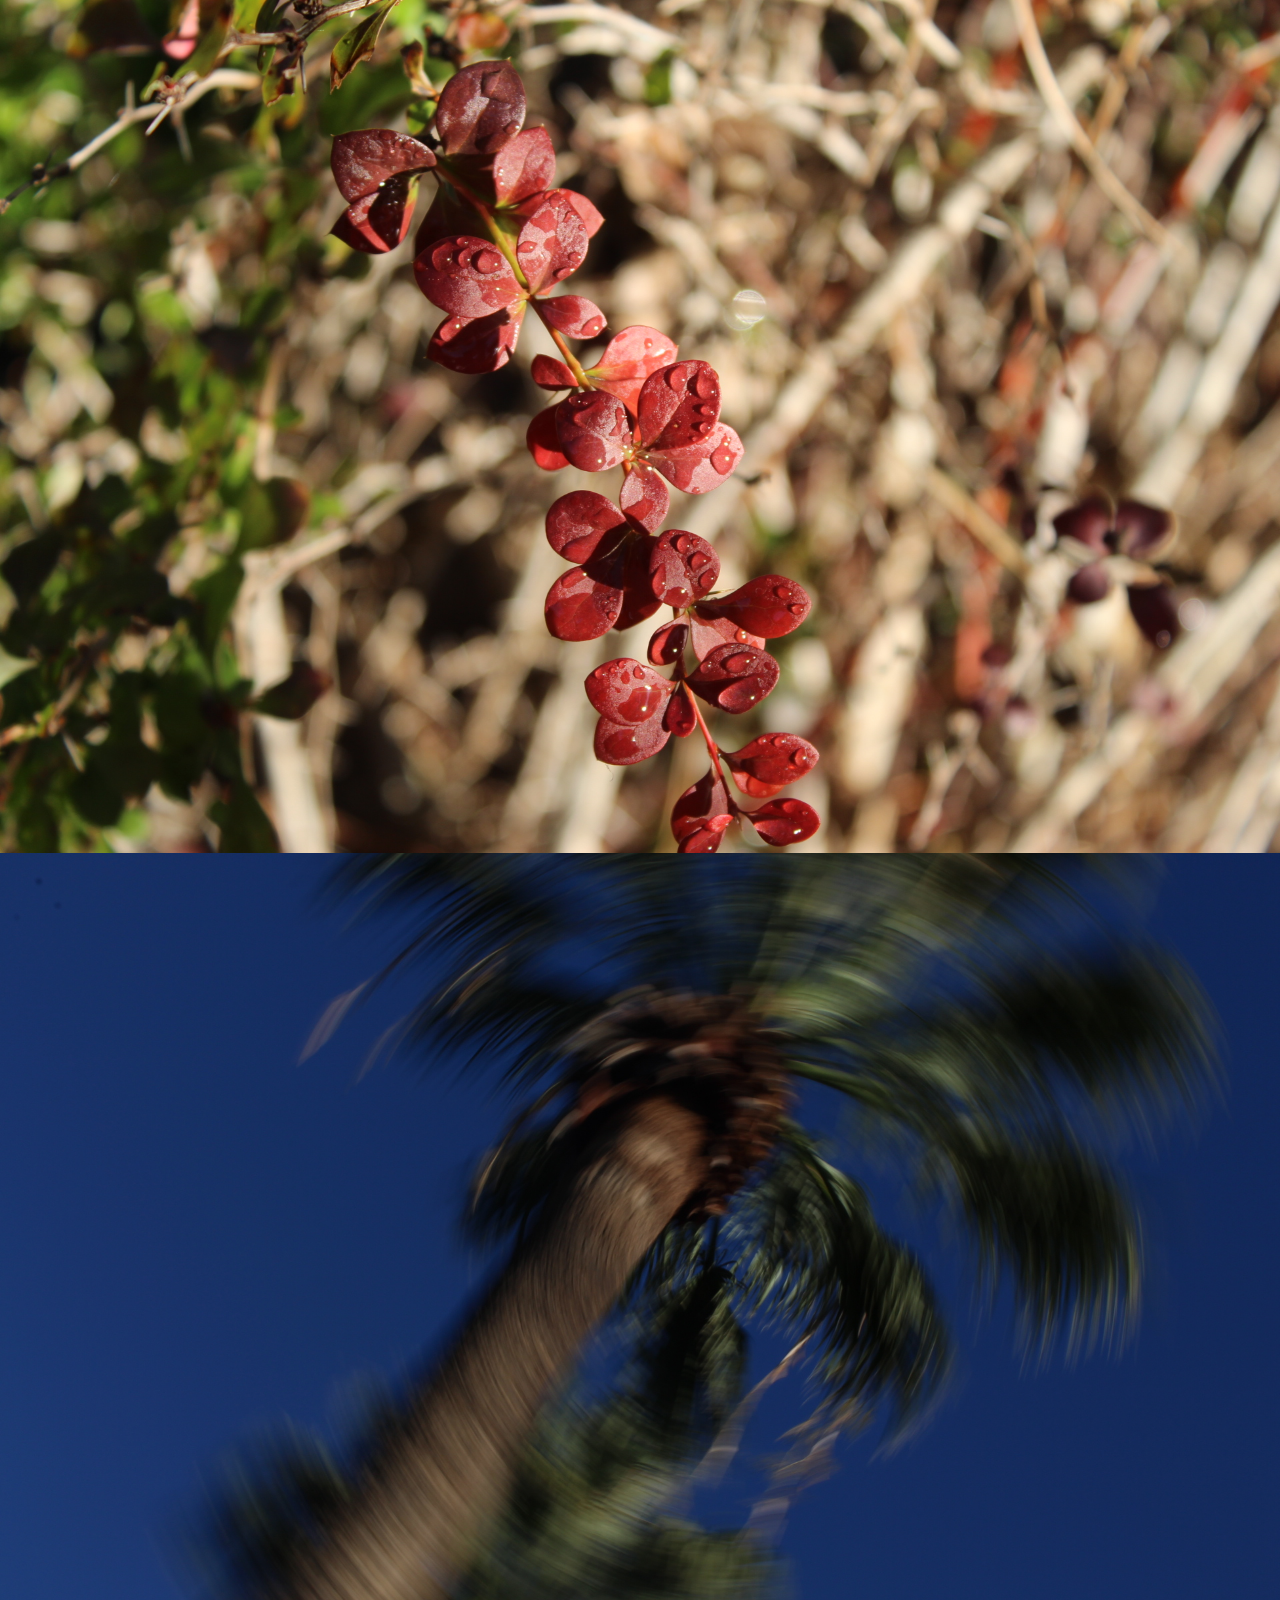
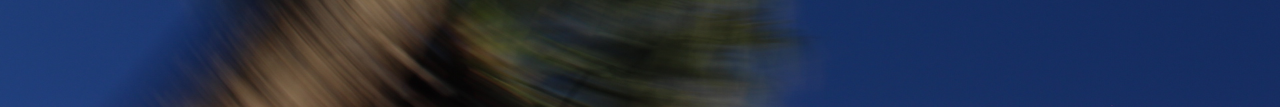
<file: categories/manual-settings.html>
<!DOCTYPE html>
<html lang="en">
<head>
  <meta charset="UTF-8">
  <meta name="viewport"
    content="width=device-width, initial-scale=1.0">

  <title>Manual Settings</title>

  <link rel="stylesheet" href="../style.css">
</head>

<body>

<div class="gallery">

  <div class="photo">
    <img src="../photos/WrightK_Manual1.JPG">
  </div>

  <div class="photo">
    <img src="../photos/WrightK_Manual2.JPG">
  </div>

</div>

</body>
</html>
</file>
<file: style.css>
body {
  margin: 0;
  background: #070707;
  color: white;
  font-family: 'Inter', sans-serif;
  overflow-x: hidden;
  scroll-behavior: smooth;
}

* {
  box-sizing: border-box;
}

img {
  width: 100%;
  display: block;
}

.navbar {
  position: fixed;
  top: 0;
  left: 0;
  width: 100%;
  display: flex;
  align-items: center;
  padding: 22px 26px;
  z-index: 999;
}

.logo {
  font-size: 1.3rem;
  font-weight: 700;
  margin-right: 40px;
}

.nav-links {
  display: flex;
  gap: 28px;
}

.nav-links a {
  color: rgba(255,255,255,0.82);
  text-decoration: none;
  font-size: 0.92rem;
}

.toggle {
  margin-left: auto;
  width: 42px;
  height: 24px;
  border-radius: 999px;
  background: white;
}

.container {
  display: grid;
  grid-template-columns: 48% 52%;
  height: 100vh;
}

.left-panel {
  position: sticky;
  background: #000;
  top: 0;
  height: 100vh;
  overflow: hidden;
}

.hero-image {
  width: 100%;
  height: 100%;
  object-fit: cover;
  filter: brightness(0.78);
  transition: opacity 0.6s ease;
}

.arrow {
  position: absolute;
  top: 50%;
  transform: translateY(-50%);
  width: 44px;
  height: 44px;
  border: none;
  border-radius: 50%;
  background: rgba(0,0,0,0.45);
  color: white;
  font-size: 2rem;
  z-index: 10;
  cursor: pointer;
}

.arrow.left {
  left: 20px;
}

.arrow.right {
  right: 20px;
}

.dots {
  position: absolute;
  bottom: 18px;
  left: 50%;
  transform: translateX(-50%);
  display: flex;
  gap: 8px;
}

.dots span {
  width: 8px;
  height: 8px;
  border-radius: 50%;
  background: rgba(255,255,255,0.35);
  transition: 0.3s ease;
  cursor: pointer;
}

.dots span.active {
  width: 26px;
  border-radius: 999px;
  background: white;
}

.right-panel {
  padding: 40px 22px;
  overflow-y: auto;
}

.profile-card {
  background: #141414;
  border-radius: 22px;
  padding: 28px;
  margin-bottom: 18px;
}

.profile-top {
  display: flex;
  align-items: center;
  gap: 16px;
  margin-bottom: 22px;
}

.profile-pic {
  width: 62px;
  height: 62px;
  border-radius: 50%;
  object-fit: cover;
}

.profile-top h2 {
  margin: 0 0 4px;
  font-size: 1.1rem;
}

.profile-top p {
  margin: 0;
  color: rgba(255,255,255,0.6);
}

.bio {
  color: rgba(255,255,255,0.72);
  line-height: 1.8;
}

.socials {
  display: grid;
  gap: 14px;
  margin-bottom: 26px;
}

.social-card {
  background: #141414;
  border-radius: 18px;
  padding: 22px;
  color: white;
  text-decoration: none;
  display: flex;
  justify-content: space-between;
  align-items: center;
}

.social-card.light {
  background: white;
  color: black;
}

.gallery-header {
  display: flex;
  justify-content: space-between;
  align-items: center;
  margin-bottom: 16px;
}

.gallery-header p,
.gallery-header a {
  color: rgba(255,255,255,0.75);
  text-decoration: none;
}

.gallery-grid {
  display: grid;
  grid-template-columns: repeat(2, 1fr);
  grid-auto-rows: 260px;
  gap: 16px;
}

.gallery-item {
  position: relative;
  border-radius: 22px;
  overflow: hidden;
}

.gallery-item.big {
  grid-column: span 2;
  grid-row: span 1;
}

.gallery-item.tall {
  grid-row: span 2;
}

.gallery-item.small {
  grid-column: span 1;
  grid-row: span 1;
}

.gallery-item img {
  width: 100%;
  height: 100%;
  object-fit: cover;
}

.overlay {
  position: absolute;
  inset: 0;
  padding: 22px;
  display: flex;
  flex-direction: column;
  justify-content: flex-end;
  background: linear-gradient(to top, rgba(0,0,0,0.8), transparent 60%);
}

.overlay span {
  font-size: 0.82rem;
  opacity: 0.75;
}

.overlay h3 {
  margin: 4px 0 0;
  font-size: 2rem;
}

@media (max-width: 1000px) {
  .container {
    grid-template-columns: 1fr;
    height: auto;
  }

  .left-panel {
    position: relative;
    height: 80vh;
  }

  .right-panel {
    overflow: visible;
  }
}

@media (max-width: 700px) {
  .gallery-grid {
    grid-template-columns: 1fr;
  }

  .nav-links {
    display: none;
  }

  .nav-links.open {
    display: flex;
  }

  .overlay h3 {
    font-size: 1.5rem;
  }
}
</file>
